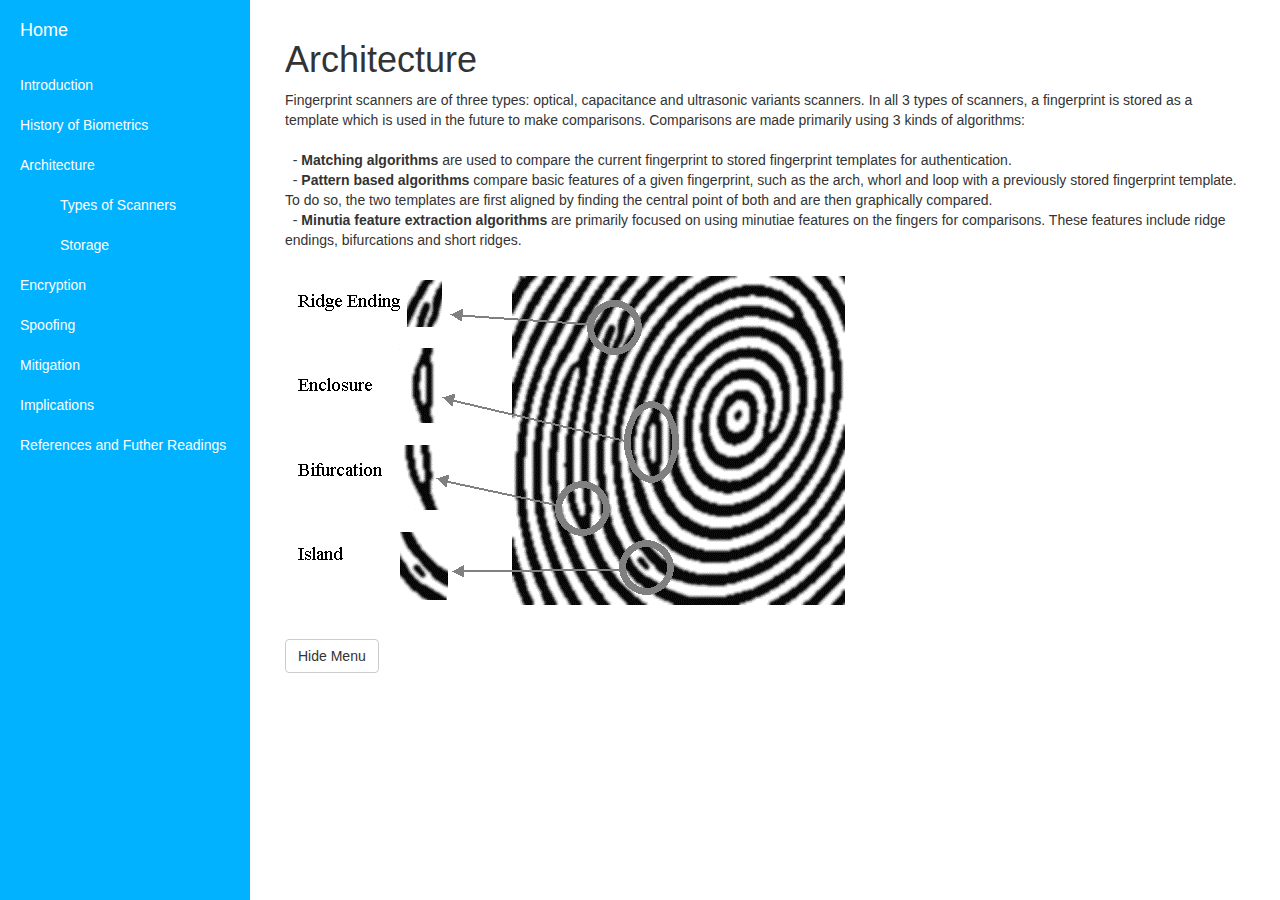
<file: Website/arch.html>
<!DOCTYPE html>
<html lang="en">

<head>

    <meta charset="utf-8">
    <meta http-equiv="X-UA-Compatible" content="IE=edge">
    <meta name="viewport" content="width=device-width, shrink-to-fit=no, initial-scale=1">
    <meta name="description" content="">
    <meta name="author" content="">

    <title>Biometrics - Architecture</title>

    <!-- Bootstrap Core CSS -->
    <link href="css/bootstrap.min.css" rel="stylesheet">

    <!-- Custom CSS -->
    <link href="css/simple-sidebar.css" rel="stylesheet">

    <!-- HTML5 Shim and Respond.js IE8 support of HTML5 elements and media queries -->
    <!-- WARNING: Respond.js doesn't work if you view the page via file:// -->
    <!--[if lt IE 9]>
        <script src="https://oss.maxcdn.com/libs/html5shiv/3.7.0/html5shiv.js"></script>
        <script src="https://oss.maxcdn.com/libs/respond.js/1.4.2/respond.min.js"></script>
    <![endif]-->

</head>

<body>

    <div id="wrapper">

        <!-- Sidebar -->
        <div id="sidebar-wrapper">
            <ul class="sidebar-nav">
                <li class="sidebar-brand">
                    <a href="index.html">
                        Home
                    </a>
                </li>
                <li>
                    <a href="intro.html">Introduction</a>
                </li>
                <li>
                    <a href="history.html">History of Biometrics</a>
                </li>
                <li>
                    <a href="arch.html">Architecture</a>
                    <ul> 
                        <a href="arch1.html">Types of Scanners</a> 
                        <a href="arch2.html">Storage</a> 
                    </ul> 
                </li>
                <li>
                    <a href="encrypt.html">Encryption</a>
                </li>
                <li>
                    <a href="spoof.html">Spoofing</a>
                </li>
                <li>
                    <a href="mitigation.html">Mitigation</a>
                </li>
                <li>
                    <a href="implications.html">Implications</a>
                </li>
                <li>
                    <a href="citations.html">References and Futher Readings</a>
                </li>
            </ul>
        </div>
        <!-- /#sidebar-wrapper -->

        <!-- Page Content -->
        <div id="page-content-wrapper">
            <div class="container-fluid">
                <div class="row">
                    <div class="col-lg-12">
                        <h1>Architecture</h1>
                        <p>Fingerprint scanners are of three types: optical, capacitance and ultrasonic variants scanners. In all 3 types of scanners, a fingerprint is stored as a template which is used in the future to make comparisons. Comparisons are made primarily using 3 kinds of algorithms: <br> <br>
                        &nbsp; - <b>Matching algorithms</b> are used to compare the current fingerprint to stored fingerprint templates for authentication.<br>
                        &nbsp; - <b>Pattern based algorithms</b> compare basic features of a given fingerprint, such as the arch, whorl and loop with a previously stored fingerprint template. To do so, the two templates are first aligned by finding the central point of both and are then graphically compared.<br>
                        &nbsp; - <b>Minutia feature extraction algorithms</b> are primarily focused on using minutiae features on the fingers for comparisons. These features include ridge endings, bifurcations and short ridges.<br><br>
                        <img src="paper005_image8.gif" alt="Architecture" style="width:569px;height:339px;">  <br> <br>

                        </p>
                        <a href="#menu-toggle" class="btn btn-default" id="menu-toggle">Hide Menu</a>
                    </div>
                </div>
            </div>
        </div>
        <!-- /#page-content-wrapper -->

    </div>
    <!-- /#wrapper -->

    <!-- jQuery -->
    <script src="js/jquery.js"></script>

    <!-- Bootstrap Core JavaScript -->
    <script src="js/bootstrap.min.js"></script>

    <!-- Menu Toggle Script -->
    <script>
    $("#menu-toggle").click(function(e) {
        e.preventDefault();
        $("#wrapper").toggleClass("toggled");
    });
    </script>

</body>

</html>
</file>
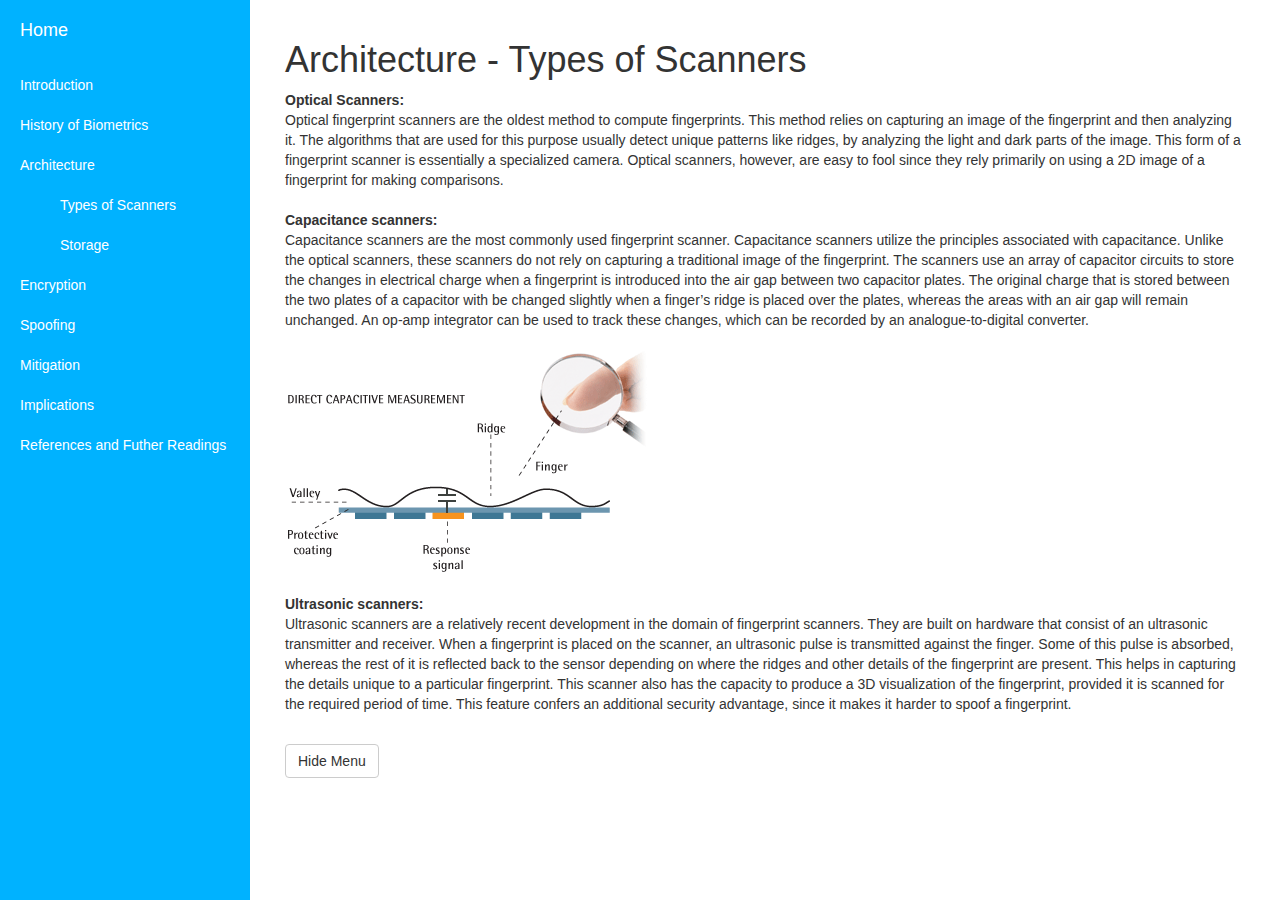
<file: Website/arch1.html>
<!DOCTYPE html>
<html lang="en">

<head>

    <meta charset="utf-8">
    <meta http-equiv="X-UA-Compatible" content="IE=edge">
    <meta name="viewport" content="width=device-width, shrink-to-fit=no, initial-scale=1">
    <meta name="description" content="">
    <meta name="author" content="">

    <title>Biometrics - Architecture | Types of Scanners</title>

    <!-- Bootstrap Core CSS -->
    <link href="css/bootstrap.min.css" rel="stylesheet">

    <!-- Custom CSS -->
    <link href="css/simple-sidebar.css" rel="stylesheet">

    <!-- HTML5 Shim and Respond.js IE8 support of HTML5 elements and media queries -->
    <!-- WARNING: Respond.js doesn't work if you view the page via file:// -->
    <!--[if lt IE 9]>
        <script src="https://oss.maxcdn.com/libs/html5shiv/3.7.0/html5shiv.js"></script>
        <script src="https://oss.maxcdn.com/libs/respond.js/1.4.2/respond.min.js"></script>
    <![endif]-->

</head>

<body>

    <div id="wrapper">

        <!-- Sidebar -->
        <div id="sidebar-wrapper">
            <ul class="sidebar-nav">
                <li class="sidebar-brand">
                    <a href="index.html">
                        Home
                    </a>
                </li>
                <li>
                    <a href="intro.html">Introduction</a>
                </li>
                <li>
                    <a href="history.html">History of Biometrics</a>
                </li>
                <li>
                    <a href="arch.html">Architecture</a>
                    <ul> 
                        <a href="arch1.html">Types of Scanners</a> 
                        <a href="arch2.html">Storage</a> 
                    </ul> 
                </li>
                <li>
                    <a href="encrypt.html">Encryption</a>
                </li>
                <li>
                    <a href="spoof.html">Spoofing</a>
                </li>
                <li>
                    <a href="mitigation.html">Mitigation</a>
                </li>
                <li>
                    <a href="implications.html">Implications</a>
                </li>
                <li>
                    <a href="citations.html">References and Futher Readings</a>
                </li>
            </ul>
        </div>
        <!-- /#sidebar-wrapper -->

        <!-- Page Content -->
        <div id="page-content-wrapper">
            <div class="container-fluid">
                <div class="row">
                    <div class="col-lg-12">
                        <h1>Architecture - Types of Scanners</h1>
                        <p><b>Optical Scanners:</b><br>
                        Optical fingerprint scanners are the oldest method to compute fingerprints. This method relies on capturing an image of the fingerprint and then analyzing it. The algorithms that are used for this purpose usually detect unique patterns like ridges, by analyzing the light and dark parts of the image. This form of a fingerprint scanner is essentially a specialized camera.  Optical scanners, however, are easy to fool since they rely primarily on using a 2D image of a fingerprint for making comparisons.<br><br>

                        <b>Capacitance scanners:</b><br>
                        Capacitance scanners are the most commonly used fingerprint scanner. Capacitance scanners utilize the principles associated with capacitance. Unlike the optical scanners, these scanners do not rely on capturing a traditional image of the fingerprint. The scanners use an array of capacitor circuits to store the changes in electrical charge when a fingerprint is introduced into the air gap between two capacitor plates. The original charge that is stored between the two plates of a capacitor with be changed slightly when a finger’s ridge is placed over the plates, whereas the areas with an air gap will remain unchanged.  An op-amp integrator can be used to track these changes, which can be recorded by an analogue-to-digital converter.<br><br>
                        <img src="sensing_capacitive_direct.gif" alt="Architecture" style="width:362px;height:224px;">  <br> <br>
                        <b>Ultrasonic scanners:</b><br>
                        Ultrasonic scanners are a relatively recent development in the domain of fingerprint scanners. They are built on hardware that consist of an ultrasonic transmitter and receiver. When a fingerprint is placed on the scanner, an ultrasonic pulse is transmitted against the finger. Some of this pulse is absorbed, whereas the rest of it is reflected back to the sensor depending on where the ridges and other details of the fingerprint are present. This helps in capturing the details unique to a particular fingerprint. This scanner also has the capacity to produce a 3D visualization of the fingerprint, provided it is scanned for the required period of time. This feature confers an additional security advantage, since it makes it harder to spoof a fingerprint.<br><br>
                        </p>
                        <a href="#menu-toggle" class="btn btn-default" id="menu-toggle">Hide Menu</a>
                    </div>
                </div>
            </div>
        </div>
        <!-- /#page-content-wrapper -->

    </div>
    <!-- /#wrapper -->

    <!-- jQuery -->
    <script src="js/jquery.js"></script>

    <!-- Bootstrap Core JavaScript -->
    <script src="js/bootstrap.min.js"></script>

    <!-- Menu Toggle Script -->
    <script>
    $("#menu-toggle").click(function(e) {
        e.preventDefault();
        $("#wrapper").toggleClass("toggled");
    });
    </script>

</body>

</html>
</file>
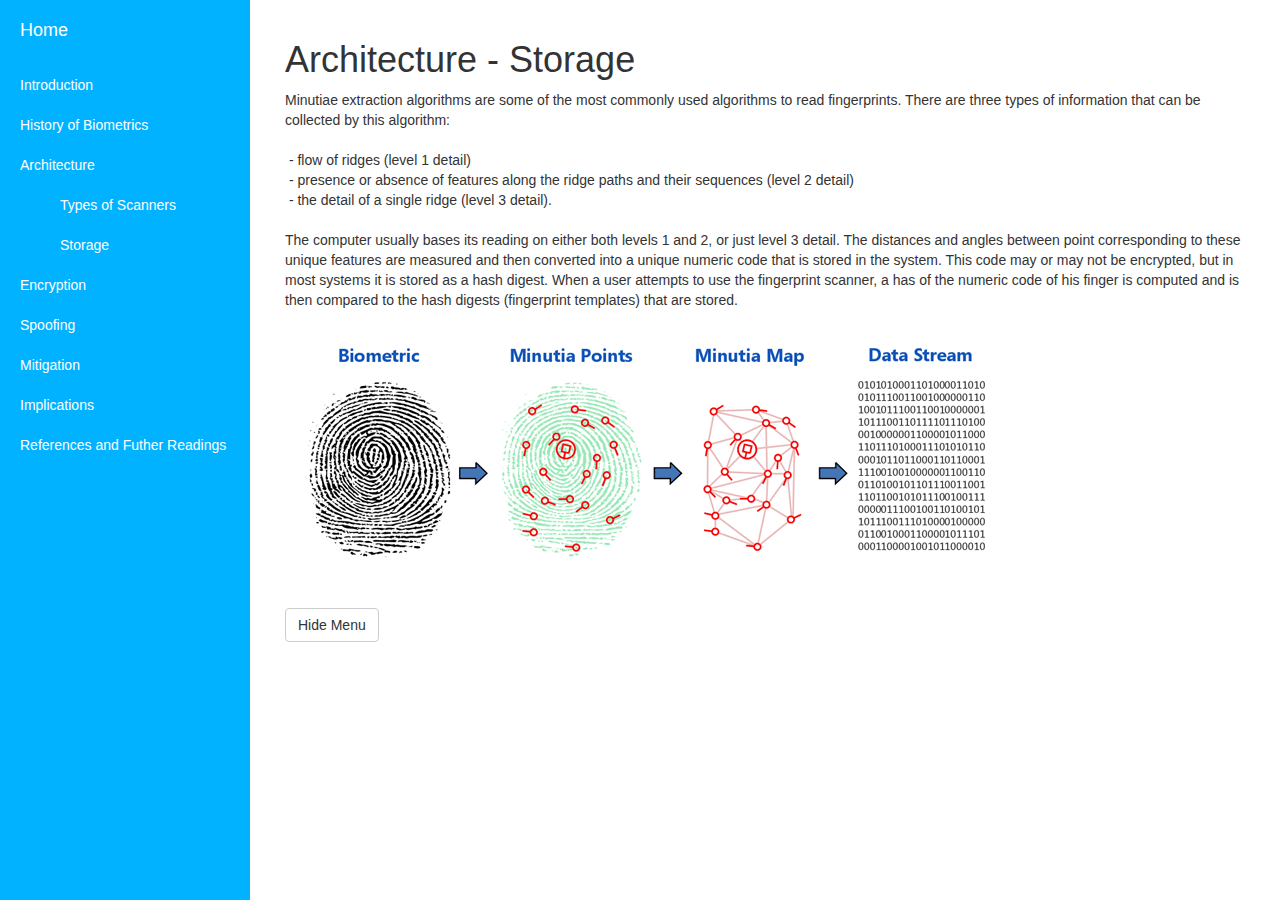
<file: Website/arch2.html>
<!DOCTYPE html>
<html lang="en">

<head>

    <meta charset="utf-8">
    <meta http-equiv="X-UA-Compatible" content="IE=edge">
    <meta name="viewport" content="width=device-width, shrink-to-fit=no, initial-scale=1">
    <meta name="description" content="">
    <meta name="author" content="">

    <title>Biometrics - Architecture | Storage</title>

    <!-- Bootstrap Core CSS -->
    <link href="css/bootstrap.min.css" rel="stylesheet">

    <!-- Custom CSS -->
    <link href="css/simple-sidebar.css" rel="stylesheet">

    <!-- HTML5 Shim and Respond.js IE8 support of HTML5 elements and media queries -->
    <!-- WARNING: Respond.js doesn't work if you view the page via file:// -->
    <!--[if lt IE 9]>
        <script src="https://oss.maxcdn.com/libs/html5shiv/3.7.0/html5shiv.js"></script>
        <script src="https://oss.maxcdn.com/libs/respond.js/1.4.2/respond.min.js"></script>
    <![endif]-->

</head>

<body>

    <div id="wrapper">

        <!-- Sidebar -->
        <div id="sidebar-wrapper">
            <ul class="sidebar-nav">
                <li class="sidebar-brand">
                    <a href="index.html">
                        Home
                    </a>
                </li>
                <li>
                    <a href="intro.html">Introduction</a>
                </li>
                <li>
                    <a href="history.html">History of Biometrics</a>
                </li>
                <li>
                    <a href="arch.html">Architecture</a>
                    <ul> 
                        <a href="arch1.html">Types of Scanners</a> 
                        <a href="arch2.html">Storage</a> 
                    </ul> 
                </li>
                <li>
                    <a href="encrypt.html">Encryption</a>
                </li>
                <li>
                    <a href="spoof.html">Spoofing</a>
                </li>
                <li>
                    <a href="mitigation.html">Mitigation</a>
                </li>
                <li>
                    <a href="implications.html">Implications</a>
                </li>
                <li>
                    <a href="citations.html">References and Futher Readings</a>
                </li>
            </ul>
        </div>
        <!-- /#sidebar-wrapper -->

        <!-- Page Content -->
        <div id="page-content-wrapper">
            <div class="container-fluid">
                <div class="row">
                    <div class="col-lg-12">
                        <h1>Architecture - Storage</h1>
                        <p>Minutiae extraction algorithms are some of the most commonly used algorithms to read fingerprints. There are three types of information that can be collected by this algorithm:<br><br>
                        &nbsp;- flow of ridges (level 1 detail) <br>
                        &nbsp;- presence or absence of features along the ridge paths and their sequences (level 2 detail) <br>
                        &nbsp;- the detail of a single ridge (level 3 detail). <br><br>
                        The computer usually bases its reading on either both levels 1 and 2, or just level 3 detail. The distances and angles between point corresponding to these unique features are measured and then converted into a unique numeric code that is stored in the system. This code may or may not be encrypted, but in most systems it is stored as a hash digest. When a user attempts to use the fingerprint scanner, a has of the numeric code of his finger is computed and is then compared to the hash digests (fingerprint templates) that are stored.<br><br>
                        <img src="MinutiaCapture.gif" alt="Architecture" style="width:720px;height:248px;">  <br> <br>

                        </p>
                        <a href="#menu-toggle" class="btn btn-default" id="menu-toggle">Hide Menu</a>
                    </div>
                </div>
            </div>
        </div>
        <!-- /#page-content-wrapper -->

    </div>
    <!-- /#wrapper -->

    <!-- jQuery -->
    <script src="js/jquery.js"></script>

    <!-- Bootstrap Core JavaScript -->
    <script src="js/bootstrap.min.js"></script>

    <!-- Menu Toggle Script -->
    <script>
    $("#menu-toggle").click(function(e) {
        e.preventDefault();
        $("#wrapper").toggleClass("toggled");
    });
    </script>

</body>

</html>
</file>
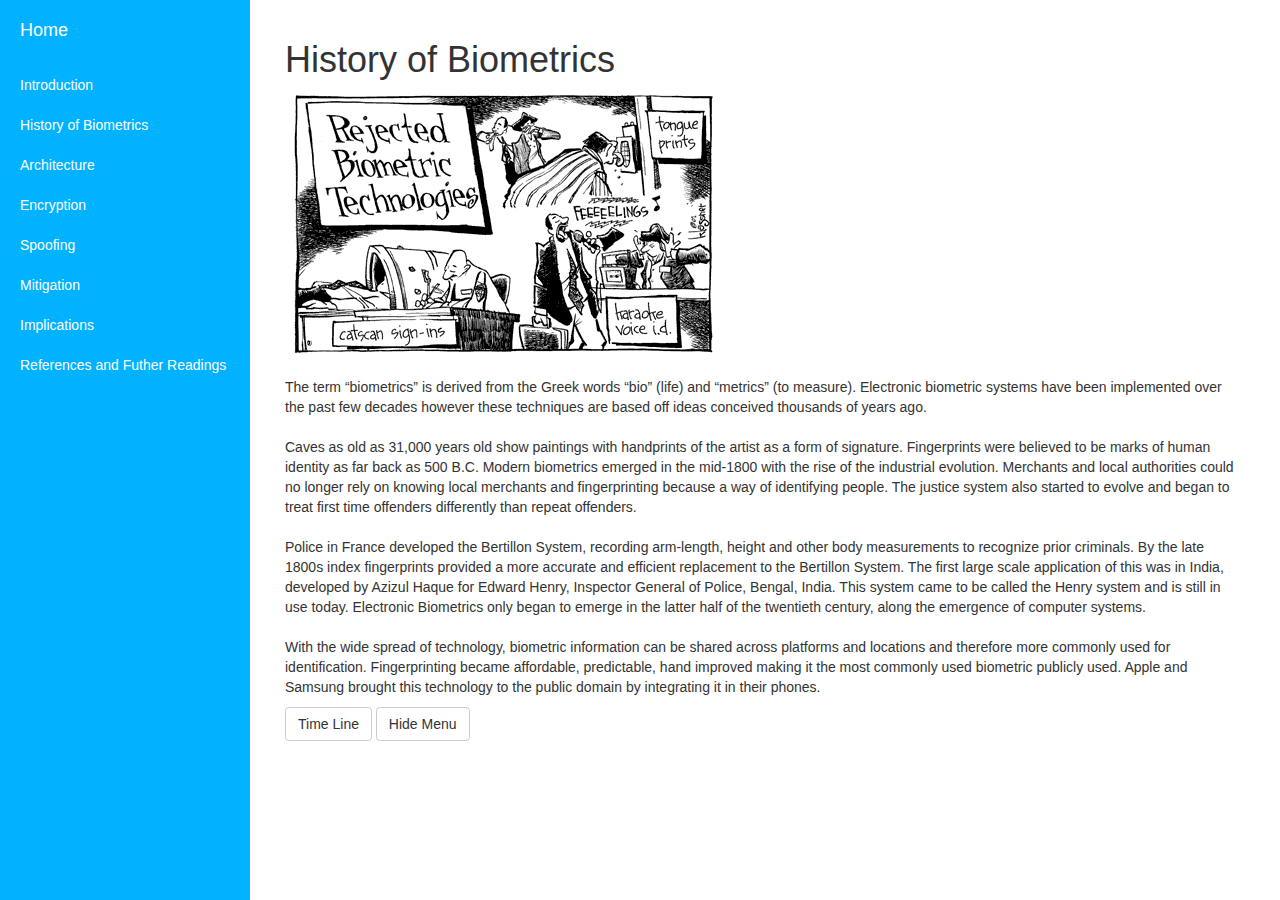
<file: Website/history.html>
<!DOCTYPE html>
<html lang="en">

<head>

    <meta charset="utf-8">
    <meta http-equiv="X-UA-Compatible" content="IE=edge">
    <meta name="viewport" content="width=device-width, shrink-to-fit=no, initial-scale=1">
    <meta name="description" content="">
    <meta name="author" content="">

    <title>Biometrics - History of Biometrics</title>

    <!-- Bootstrap Core CSS -->
    <link href="css/bootstrap.min.css" rel="stylesheet">

    <!-- Custom CSS -->
    <link href="css/simple-sidebar.css" rel="stylesheet">

    <!-- HTML5 Shim and Respond.js IE8 support of HTML5 elements and media queries -->
    <!-- WARNING: Respond.js doesn't work if you view the page via file:// -->
    <!--[if lt IE 9]>
        <script src="https://oss.maxcdn.com/libs/html5shiv/3.7.0/html5shiv.js"></script>
        <script src="https://oss.maxcdn.com/libs/respond.js/1.4.2/respond.min.js"></script>
    <![endif]-->

</head>

<body>

    <div id="wrapper">

        <!-- Sidebar -->
        <div id="sidebar-wrapper">
            <ul class="sidebar-nav">
                <li class="sidebar-brand">
                    <a href="index.html">
                        Home
                    </a>
                </li>
                <li>
                    <a href="intro.html">Introduction</a>
                </li>
                <li>
                    <a href="history.html">History of Biometrics</a>
                </li>
                <li>
                    <a href="arch.html">Architecture</a>
                </li>
                <li>
                    <a href="encrypt.html">Encryption</a>
                </li>
                <li>
                    <a href="spoof.html">Spoofing</a>
                </li>
                <li>
                    <a href="mitigation.html">Mitigation</a>
                </li>
                <li>
                    <a href="implications.html">Implications</a>
                </li>
                <li>
                    <a href="citations.html">References and Futher Readings</a>
                </li>
            </ul>
        </div>
        <!-- /#sidebar-wrapper -->

        <!-- Page Content -->
        <div id="page-content-wrapper">
            <div class="container-fluid">
                <div class="row">
                    <div class="col-lg-12">
                        <h1>History of Biometrics</h1>
                        <img src="biometrics-security.gif" alt="History" style="width:432px;height:267px;">
                        <p><br>The term “biometrics” is derived from the Greek words “bio” (life) and “metrics” (to measure). Electronic biometric systems have been implemented over the past few decades however these techniques are based off ideas conceived thousands of years ago. <br> <br>
                        Caves as old as 31,000 years old show paintings with handprints of the artist as a form of signature. Fingerprints were believed to be marks of human identity as far back as 500 B.C. Modern biometrics emerged in the mid-1800 with the rise of the industrial evolution. Merchants and local authorities could no longer rely on knowing local merchants and fingerprinting because a way of identifying people. The justice system also started to evolve and began to treat first time offenders differently than repeat offenders. <br> <br>
                        Police in France developed the Bertillon System, recording arm-length, height and other body measurements to recognize prior criminals. By the late 1800s index fingerprints provided a more accurate and efficient replacement to the Bertillon System.  The first large scale application of this was in India, developed by Azizul Haque for Edward Henry, Inspector General of Police, Bengal, India. This system came to be called the Henry system and is still in use today. Electronic Biometrics only began to emerge in the latter half of the twentieth century, along the emergence of computer systems. <br> <br>
                        With the wide spread of technology, biometric information can be shared across platforms and locations and therefore more commonly used for identification. Fingerprinting became affordable, predictable, hand improved making it the most commonly used biometric publicly used. Apple and Samsung brought this technology to the public domain by integrating it in their phones. </p>

                        <a href="timeline.html" class="btn btn-default">Time Line</a>
                        <a href="#menu-toggle" class="btn btn-default" id="menu-toggle">Hide Menu</a>
                    </div>
                </div>
            </div>
        </div>
        <!-- /#page-content-wrapper -->

    </div>
    <!-- /#wrapper -->

    <!-- jQuery -->
    <script src="js/jquery.js"></script>

    <!-- Bootstrap Core JavaScript -->
    <script src="js/bootstrap.min.js"></script>

    <!-- Menu Toggle Script -->
    <script>
    $("#menu-toggle").click(function(e) {
        e.preventDefault();
        $("#wrapper").toggleClass("toggled");
    });
    </script>

</body>

</html>
</file>
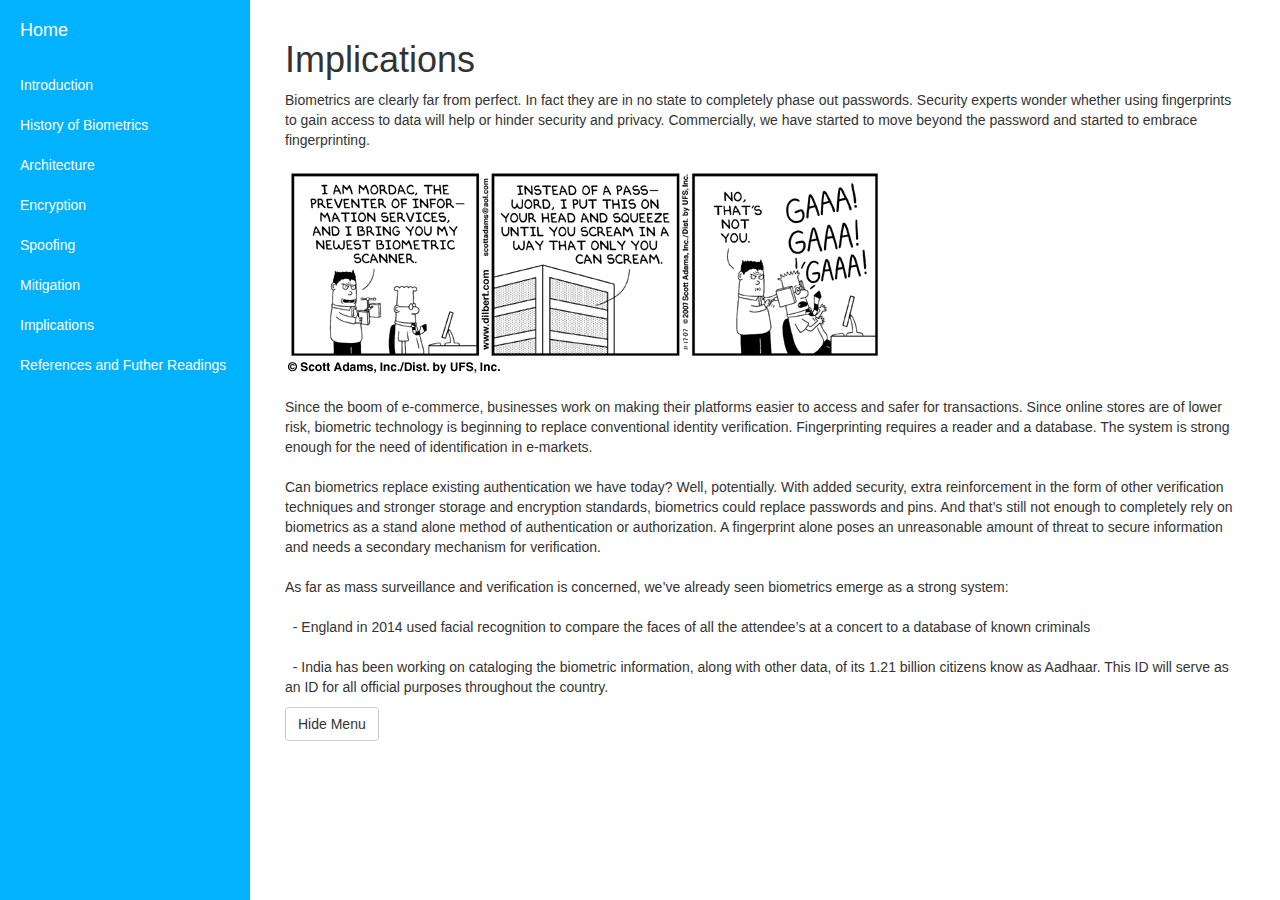
<file: Website/implications.html>
<!DOCTYPE html>
<html lang="en">

<head>

    <meta charset="utf-8">
    <meta http-equiv="X-UA-Compatible" content="IE=edge">
    <meta name="viewport" content="width=device-width, shrink-to-fit=no, initial-scale=1">
    <meta name="description" content="">
    <meta name="author" content="">

    <title>Biometrics - Implications</title>

    <!-- Bootstrap Core CSS -->
    <link href="css/bootstrap.min.css" rel="stylesheet">

    <!-- Custom CSS -->
    <link href="css/simple-sidebar.css" rel="stylesheet">

    <!-- HTML5 Shim and Respond.js IE8 support of HTML5 elements and media queries -->
    <!-- WARNING: Respond.js doesn't work if you view the page via file:// -->
    <!--[if lt IE 9]>
        <script src="https://oss.maxcdn.com/libs/html5shiv/3.7.0/html5shiv.js"></script>
        <script src="https://oss.maxcdn.com/libs/respond.js/1.4.2/respond.min.js"></script>
    <![endif]-->

</head>

<body>

    <div id="wrapper">

        <!-- Sidebar -->
        <div id="sidebar-wrapper">
            <ul class="sidebar-nav">
                <li class="sidebar-brand">
                    <a href="index.html">
                        Home
                    </a>
                </li>
                <li>
                    <a href="intro.html">Introduction</a>
                </li>
                <li>
                    <a href="history.html">History of Biometrics</a>
                </li>
                <li>
                    <a href="arch.html">Architecture</a>
                </li>
                <li>
                    <a href="encrypt.html">Encryption</a>
                </li>
                <li>
                    <a href="spoof.html">Spoofing</a>
                </li>
                <li>
                    <a href="mitigation.html">Mitigation</a>
                </li>
                <li>
                    <a href="implications.html">Implications</a>
                </li>
                <li>
                    <a href="citations.html">References and Futher Readings</a>
                </li>
            </ul>
        </div>
        <!-- /#sidebar-wrapper -->

        <!-- Page Content -->
        <div id="page-content-wrapper">
            <div class="container-fluid">
                <div class="row">
                    <div class="col-lg-12">
                        <h1>Implications</h1>
                        <p>Biometrics are clearly far from perfect. In fact they are in no state to completely phase out passwords. Security experts wonder whether using fingerprints to gain access to data will help or hinder security and privacy. Commercially, we have started to move beyond the password and started to embrace fingerprinting. <br> <br>
                        <img src="dilbert2007111111117.gif" alt="Implications" style="width:600px;height:207px;">  <br> <br>
                        Since the boom of e-commerce, businesses work on making their platforms easier to access and safer for transactions. Since online stores are of lower risk, biometric technology is beginning to replace conventional identity verification. Fingerprinting requires a reader and a database. The system is strong enough for the need of identification in e-markets. <br> <br>
                        Can biometrics replace existing authentication we have today? Well, potentially. With added security, extra reinforcement in the form of other verification techniques and stronger storage and encryption standards, biometrics could replace passwords and pins. And that’s still not enough to completely rely on biometrics as a stand alone method of authentication or authorization. A fingerprint alone poses an unreasonable amount of threat to secure information and needs a secondary mechanism for verification. <br> <br>
                        As far as mass surveillance and verification is concerned, we’ve already seen biometrics emerge as a strong system: <br> <br>
                        &nbsp; - England in 2014 used facial recognition to compare the faces of all the attendee’s at a concert to a database of known criminals <br> <br>
                        &nbsp; - India has been working on cataloging the biometric information, along with other data, of its 1.21 billion citizens know as Aadhaar. This ID will serve as an ID for all official purposes throughout the country.</p>
                        <a href="#menu-toggle" class="btn btn-default" id="menu-toggle">Hide Menu</a>
                    </div>
                </div>
            </div>
        </div>
        <!-- /#page-content-wrapper -->

    </div>
    <!-- /#wrapper -->

    <!-- jQuery -->
    <script src="js/jquery.js"></script>

    <!-- Bootstrap Core JavaScript -->
    <script src="js/bootstrap.min.js"></script>

    <!-- Menu Toggle Script -->
    <script>
    $("#menu-toggle").click(function(e) {
        e.preventDefault();
        $("#wrapper").toggleClass("toggled");
    });
    </script>

</body>

</html>
</file>
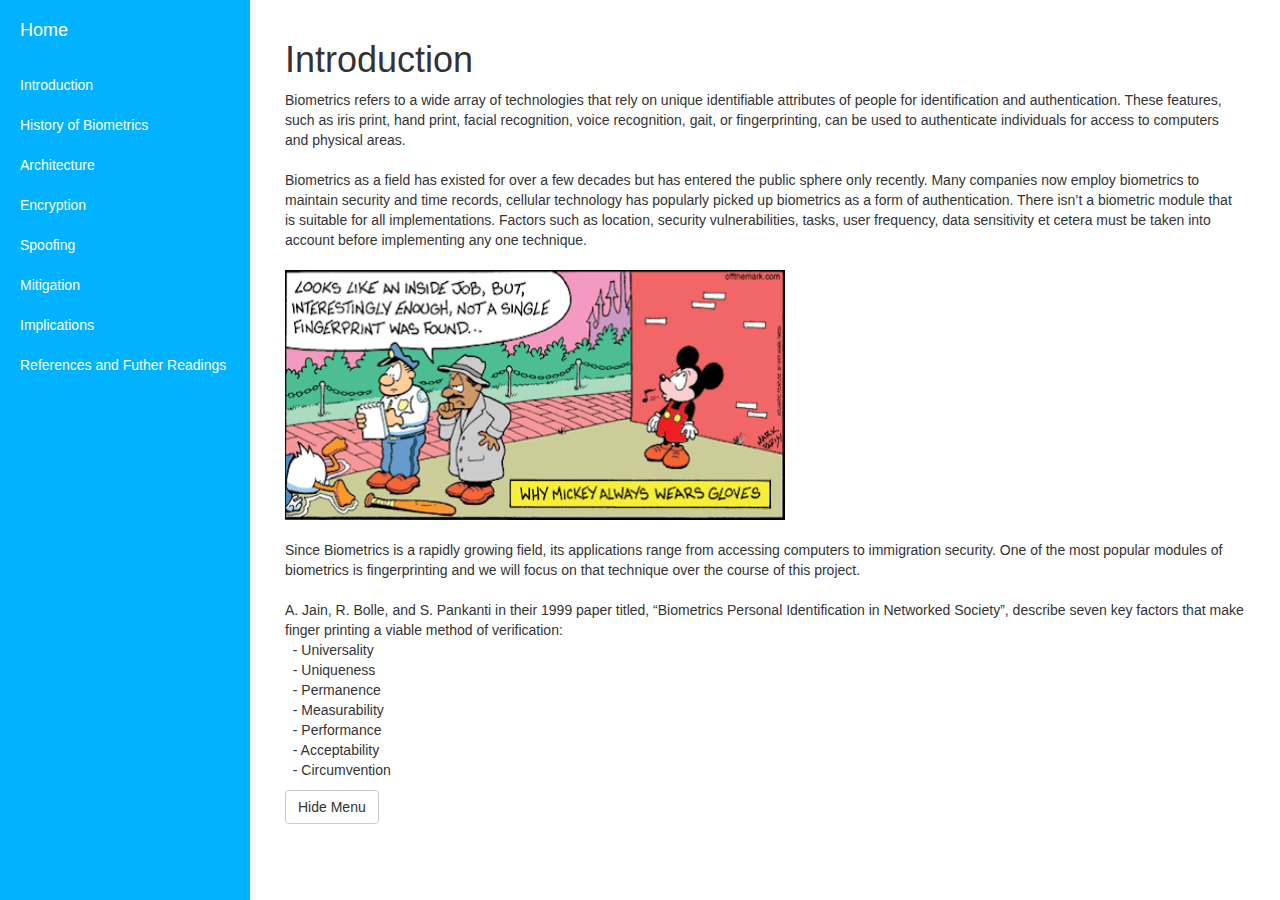
<file: Website/intro.html>
<!DOCTYPE html>
<html lang="en">

<head>

    <meta charset="utf-8">
    <meta http-equiv="X-UA-Compatible" content="IE=edge">
    <meta name="viewport" content="width=device-width, shrink-to-fit=no, initial-scale=1">
    <meta name="description" content="">
    <meta name="author" content="">

    <title>Biometrics - Introduction</title>

    <!-- Bootstrap Core CSS -->
    <link href="css/bootstrap.min.css" rel="stylesheet">

    <!-- Custom CSS -->
    <link href="css/simple-sidebar.css" rel="stylesheet">

    <!-- HTML5 Shim and Respond.js IE8 support of HTML5 elements and media queries -->
    <!-- WARNING: Respond.js doesn't work if you view the page via file:// -->
    <!--[if lt IE 9]>
        <script src="https://oss.maxcdn.com/libs/html5shiv/3.7.0/html5shiv.js"></script>
        <script src="https://oss.maxcdn.com/libs/respond.js/1.4.2/respond.min.js"></script>
    <![endif]-->

</head>

<body>

    <div id="wrapper">

        <!-- Sidebar -->
        <div id="sidebar-wrapper">
            <ul class="sidebar-nav">
                <li class="sidebar-brand">
                    <a href="index.html">
                        Home
                    </a>
                </li>
                <li>
                    <a href="intro.html">Introduction</a>
                </li>
                <li>
                    <a href="history.html">History of Biometrics</a>
                </li>
                <li>
                    <a href="arch.html">Architecture</a>
                </li>
                <li>
                    <a href="encrypt.html">Encryption</a>
                </li>
                <li>
                    <a href="spoof.html">Spoofing</a>
                </li>
                <li>
                    <a href="mitigation.html">Mitigation</a>
                </li>
                <li>
                    <a href="implications.html">Implications</a>
                </li>
                <li>
                    <a href="citations.html">References and Futher Readings</a>
                </li>
            </ul>
        </div>
        <!-- /#sidebar-wrapper -->

        <!-- Page Content -->
        <div id="page-content-wrapper">
            <div class="container-fluid">
                <div class="row">
                    <div class="col-lg-12">
                        <h1>Introduction</h1>
                        <p>Biometrics refers to a wide array of technologies that rely on unique identifiable attributes of people for identification and authentication. These features, such as iris print, hand print, facial recognition, voice recognition, gait, or fingerprinting, can be used to authenticate individuals for access to computers and physical areas. <br> <br>

                        Biometrics as a field has existed for over a few decades but has entered the public sphere only recently. Many companies now employ biometrics to maintain security and time records, cellular technology has popularly picked up biometrics as a form of authentication. There isn’t a biometric module that is suitable for all implementations. Factors such as location, security vulnerabilities, tasks, user frequency, data sensitivity et cetera must be taken into account before implementing any one technique. <br> <br>
                        <img src="tumblr_inline_nb5hg149zU1smi8ti.gif" alt="Intro" style="width:500px;height:250px;">  <br> <br>
                        Since Biometrics is a rapidly growing field, its applications range from accessing computers to immigration security. One of the most popular modules of biometrics is fingerprinting and we will focus on that technique over the course of this project. <br> <br>

                        A. Jain, R. Bolle, and S. Pankanti in their 1999 paper titled, “Biometrics Personal Identification in Networked Society”, describe seven key factors that make finger printing a viable method of verification:<br>
                        &nbsp; - Universality <br>
                        &nbsp; - Uniqueness <br>
                        &nbsp; - Permanence <br>
                        &nbsp; - Measurability <br>
                        &nbsp; - Performance <br>
                        &nbsp; - Acceptability <br>
                        &nbsp; - Circumvention</p>
                        <a href="#menu-toggle" class="btn btn-default" id="menu-toggle">Hide Menu</a>
                    </div>
                </div>
            </div>
        </div>
        <!-- /#page-content-wrapper -->

    </div>
    <!-- /#wrapper -->

    <!-- jQuery -->
    <script src="js/jquery.js"></script>

    <!-- Bootstrap Core JavaScript -->
    <script src="js/bootstrap.min.js"></script>

    <!-- Menu Toggle Script -->
    <script>
    $("#menu-toggle").click(function(e) {
        e.preventDefault();
        $("#wrapper").toggleClass("toggled");
    });
    </script>

</body>

</html>
</file>
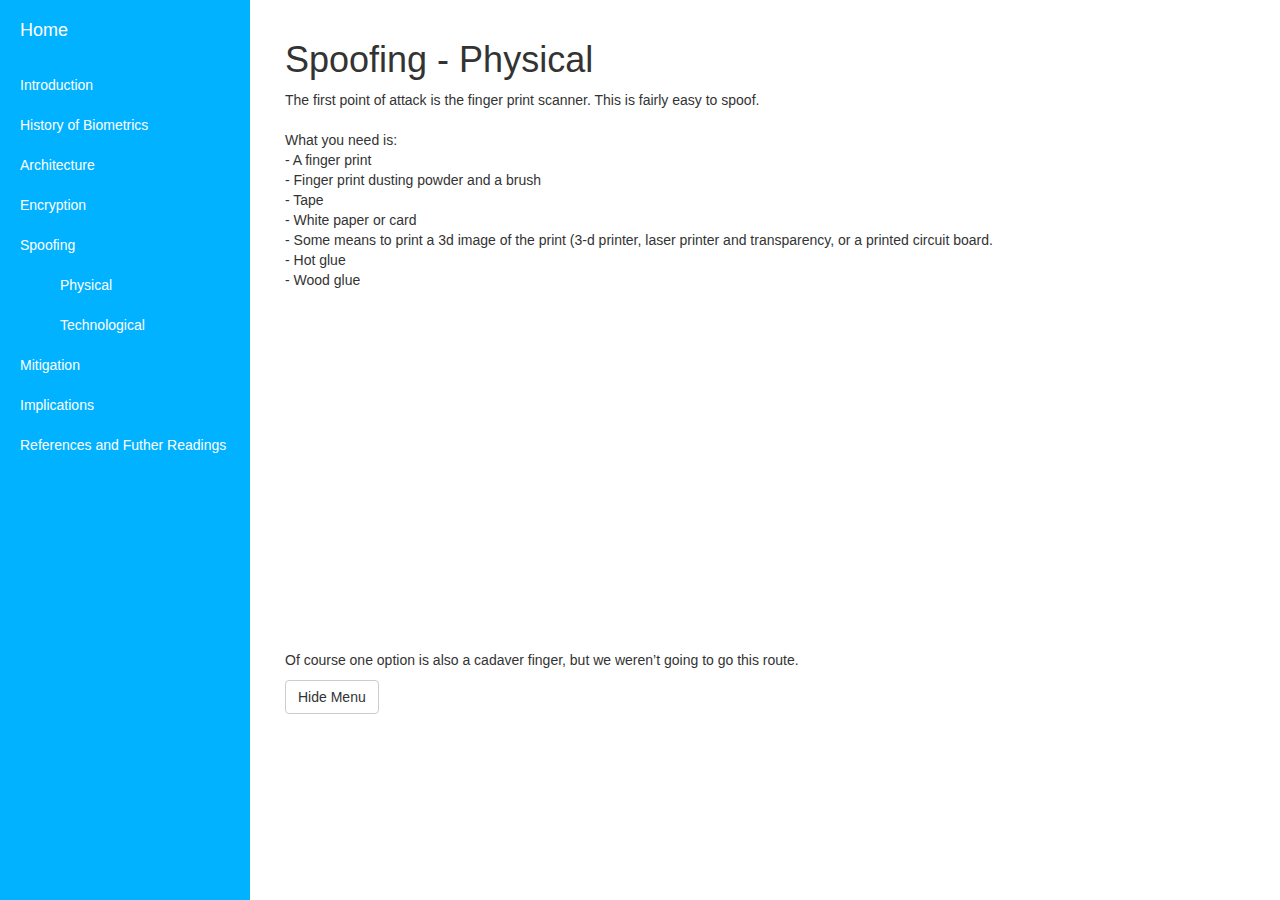
<file: Website/physical.html>
<!DOCTYPE html>
<html lang="en">

<head>

    <meta charset="utf-8">
    <meta http-equiv="X-UA-Compatible" content="IE=edge">
    <meta name="viewport" content="width=device-width, shrink-to-fit=no, initial-scale=1">
    <meta name="description" content="">
    <meta name="author" content="">

    <title>Biometrics - Spoofing | Physical</title>

    <!-- Bootstrap Core CSS -->
    <link href="css/bootstrap.min.css" rel="stylesheet">

    <!-- Custom CSS -->
    <link href="css/simple-sidebar.css" rel="stylesheet">

    <!-- HTML5 Shim and Respond.js IE8 support of HTML5 elements and media queries -->
    <!-- WARNING: Respond.js doesn't work if you view the page via file:// -->
    <!--[if lt IE 9]>
        <script src="https://oss.maxcdn.com/libs/html5shiv/3.7.0/html5shiv.js"></script>
        <script src="https://oss.maxcdn.com/libs/respond.js/1.4.2/respond.min.js"></script>
    <![endif]-->

</head>

<body>

    <div id="wrapper">

        <!-- Sidebar -->
        <div id="sidebar-wrapper">
            <ul class="sidebar-nav">
                <li class="sidebar-brand">
                    <a href="index.html#">
                        Home
                    </a>
                </li>
                <li>
                    <a href="intro.html">Introduction</a>
                </li>
                <li>
                    <a href="history.html">History of Biometrics</a>
                </li>
                <li>
                    <a href="arch.html">Architecture</a>
                </li>
                <li>
                    <a href="encrypt.html">Encryption</a>
                </li>
                <li>
                    <a href="spoof.html">Spoofing</a>
                    <ul> 
                        <a href="physical.html">Physical</a> 
                        <a href="tech.html">Technological</a> 
                    </ul> 
                </li>
                <li>
                    <a href="mitigation.html">Mitigation</a>
                </li>
                <li>
                    <a href="implications.html">Implications</a>
                </li>
                <li>
                    <a href="citations.html">References and Futher Readings</a>
                </li>
            </ul>
        </div>
        <!-- /#sidebar-wrapper -->

        <!-- Page Content -->
        <div id="page-content-wrapper">
            <div class="container-fluid">
                <div class="row">
                    <div class="col-lg-12">
                        <h1>Spoofing - Physical</h1>
                        <p>The first point of attack is the finger print scanner. This is fairly easy to spoof. <br> <br>
                        What you need is: <br>
                        - A finger print<br>
                        - Finger print dusting powder and a brush<br>
                        - Tape<br>
                        - White paper or card<br>
                        - Some means to print a 3d image of the print (3-d printer, laser printer and transparency, or a printed circuit board.<br>
                        - Hot glue<br>
                        - Wood glue <br><br>

                       <iframe width="560" height="315" src="https://www.youtube.com/embed/FMTToOw4hos" frameborder="0" allowfullscreen></iframe> <br><br>
                        
                        Of course one option is also a cadaver finger, but we weren’t going to go this route. 
                        </p>
                        <a href="#menu-toggle" class="btn btn-default" id="menu-toggle">Hide Menu</a>
                    </div>
                </div>
            </div>
        </div>
        <!-- /#page-content-wrapper -->

    </div>
    <!-- /#wrapper -->

    <!-- jQuery -->
    <script src="js/jquery.js"></script>

    <!-- Bootstrap Core JavaScript -->
    <script src="js/bootstrap.min.js"></script>

    <!-- Menu Toggle Script -->
    <script>
    $("#menu-toggle").click(function(e) {
        e.preventDefault();
        $("#wrapper").toggleClass("toggled");
    });
    </script>

</body>

</html>
</file>
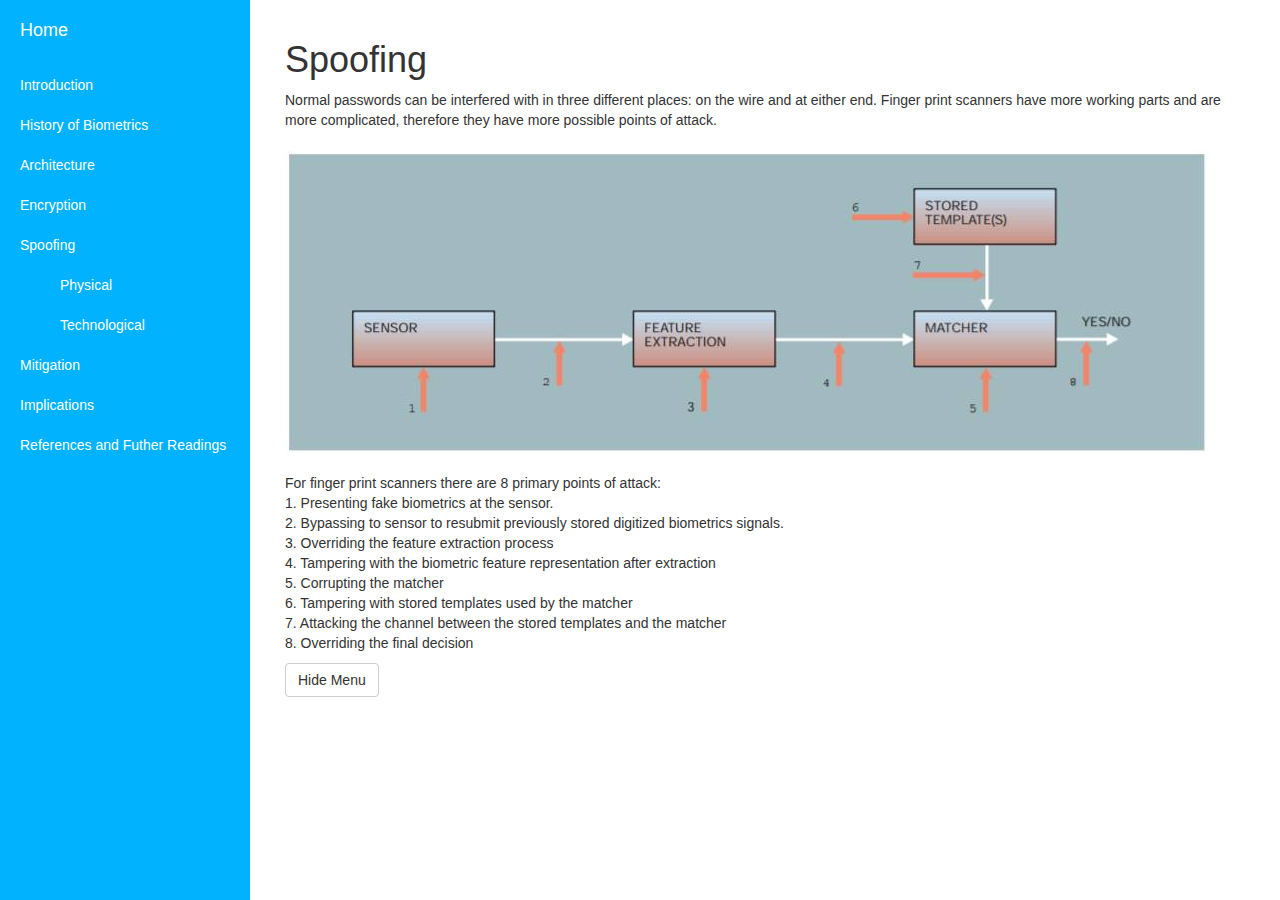
<file: Website/spoof.html>
<!DOCTYPE html>
<html lang="en">

<head>

    <meta charset="utf-8">
    <meta http-equiv="X-UA-Compatible" content="IE=edge">
    <meta name="viewport" content="width=device-width, shrink-to-fit=no, initial-scale=1">
    <meta name="description" content="">
    <meta name="author" content="">

    <title>Biometrics - Spoofing</title>

    <!-- Bootstrap Core CSS -->
    <link href="css/bootstrap.min.css" rel="stylesheet">

    <!-- Custom CSS -->
    <link href="css/simple-sidebar.css" rel="stylesheet">

    <!-- HTML5 Shim and Respond.js IE8 support of HTML5 elements and media queries -->
    <!-- WARNING: Respond.js doesn't work if you view the page via file:// -->
    <!--[if lt IE 9]>
        <script src="https://oss.maxcdn.com/libs/html5shiv/3.7.0/html5shiv.js"></script>
        <script src="https://oss.maxcdn.com/libs/respond.js/1.4.2/respond.min.js"></script>
    <![endif]-->

</head>

<body>

    <div id="wrapper">

        <!-- Sidebar -->
        <div id="sidebar-wrapper">
            <ul class="sidebar-nav">
                <li class="sidebar-brand">
                    <a href="index.html">
                        Home
                    </a>
                </li>
                <li>
                    <a href="intro.html">Introduction</a>
                </li>
                <li>
                    <a href="history.html">History of Biometrics</a>
                </li>
                <li>
                    <a href="arch.html">Architecture</a>
                </li>
                <li>
                    <a href="encrypt.html">Encryption</a>
                </li>
                <li>
                    <a href="spoof.html">Spoofing</a>
                    <ul> 
                        <a href="physical.html">Physical</a> 
                        <a href="tech.html">Technological</a> 
                    </ul> 
                </li>
                <li>
                    <a href="mitigation.html">Mitigation</a>
                </li>
                <li>
                    <a href="implications.html">Implications</a>
                </li>
                <li>
                    <a href="citations.html">References and Futher Readings</a>
                </li>
            </ul>
        </div>
        <!-- /#sidebar-wrapper -->

        <!-- Page Content -->
        <div id="page-content-wrapper">
            <div class="container-fluid">
                <div class="row">
                    <div class="col-lg-12">
                        <h1>Spoofing</h1>
                        <p>Normal passwords can be interfered with in three different places: on the wire and at either end. Finger print scanners have more working parts and are more complicated, therefore they have more possible points of attack. <br> <br>
                        <img src="spoof.jpeg" alt="Spoof" style="width:921px;height:303px;">
                        <br> <br>
                        For finger print scanners there are 8 primary points of attack: <br>
                        1. Presenting fake biometrics at the sensor. <br>
                        2. Bypassing to sensor to resubmit previously stored digitized biometrics signals. <br>
                        3. Overriding the feature extraction process <br>
                        4. Tampering with the biometric feature representation after extraction<br>
                        5. Corrupting the matcher <br>
                        6. Tampering with stored templates used by the matcher<br>
                        7. Attacking the channel between the stored templates and the matcher<br>
                        8. Overriding the final decision<br></p>
                        <a href="#menu-toggle" class="btn btn-default" id="menu-toggle">Hide Menu</a>
                    </div>
                </div>
            </div>
        </div>
        <!-- /#page-content-wrapper -->

    </div>
    <!-- /#wrapper -->

    <!-- jQuery -->
    <script src="js/jquery.js"></script>

    <!-- Bootstrap Core JavaScript -->
    <script src="js/bootstrap.min.js"></script>

    <!-- Menu Toggle Script -->
    <script>
    $("#menu-toggle").click(function(e) {
        e.preventDefault();
        $("#wrapper").toggleClass("toggled");
    });
    </script>

</body>

</html>
</file>
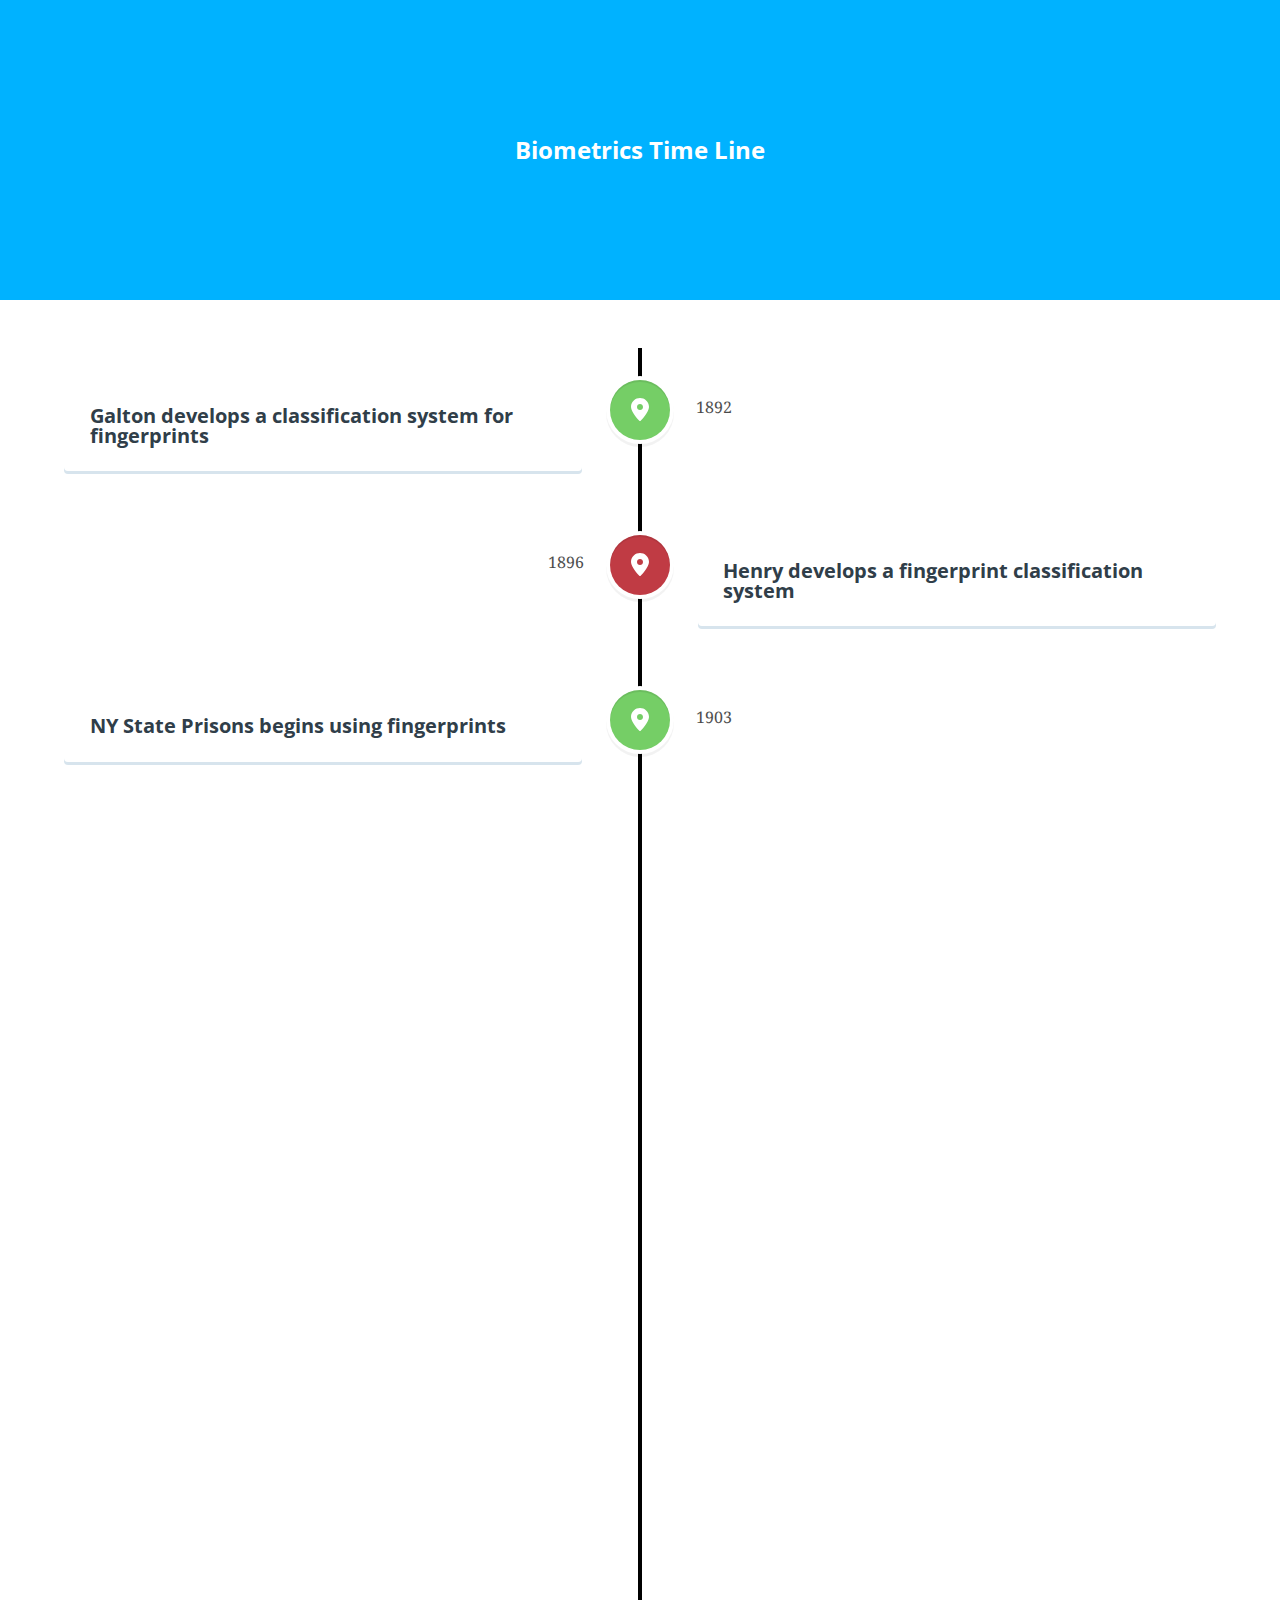
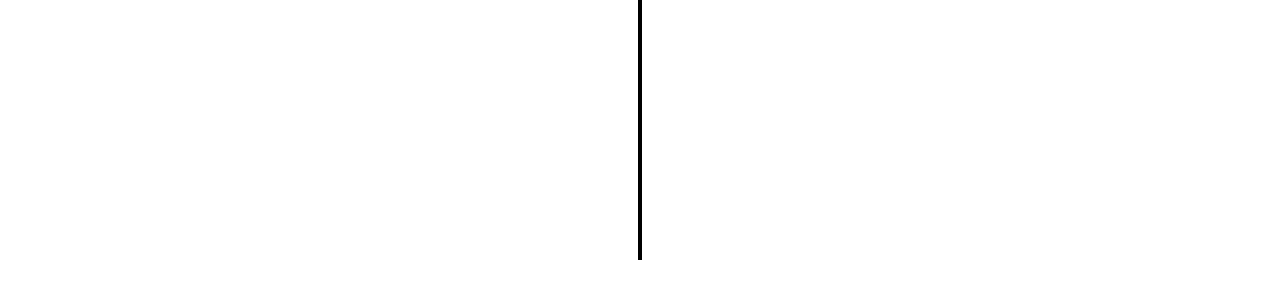
<file: Website/timeline.html>
<!doctype html>
<html lang="en" class="no-js">
<head>
	<meta charset="UTF-8">
	<meta name="viewport" content="width=device-width, initial-scale=1">

	<link href='http://fonts.googleapis.com/css?family=Droid+Serif|Open+Sans:400,700' rel='stylesheet' type='text/css'>

	<link rel="stylesheet" href="css/reset.css"> <!-- CSS reset -->
	<link rel="stylesheet" href="css/style.css"> <!-- Resource style -->
	<script src="js/modernizr.js"></script> <!-- Modernizr -->
  	
	<title>Biometrics Time Line</title>
</head>
<body>
	<header>
		<h1>Biometrics Time Line</h1>
	</header>

	<section id="cd-timeline" class="cd-container">
		<div class="cd-timeline-block">
			<div class="cd-timeline-img cd-picture">
				<img src="img/cd-icon-location.svg" alt="Location">
			</div> <!-- cd-timeline-img -->

			<div class="cd-timeline-content">
				<h2>Galton develops a classification system for fingerprints</h2>
				<span class="cd-date">1892</span>
			</div> <!-- cd-timeline-content -->
		</div> <!-- cd-timeline-block -->

		<div class="cd-timeline-block">
			<div class="cd-timeline-img cd-movie">
				<img src="img/cd-icon-location.svg" alt="Location">
			</div> <!-- cd-timeline-img -->

			<div class="cd-timeline-content">
				<h2>Henry develops a fingerprint classification system</h2>
				<span class="cd-date">1896</span>
			</div> <!-- cd-timeline-content -->
		</div> <!-- cd-timeline-block -->

		<div class="cd-timeline-block">
			<div class="cd-timeline-img cd-picture">
				<img src="img/cd-icon-location.svg" alt="Location">
			</div> <!-- cd-timeline-img -->

			<div class="cd-timeline-content">
				<h2>NY State Prisons begins using fingerprints</h2>
				<span class="cd-date">1903</span>
			</div> <!-- cd-timeline-content -->
		</div> <!-- cd-timeline-block -->

		<div class="cd-timeline-block">
			<div class="cd-timeline-img cd-location">
				<img src="img/cd-icon-location.svg" alt="Location">
			</div> <!-- cd-timeline-img -->

			<div class="cd-timeline-content">
				<h2>Bertillon System collapses</h2>
				<span class="cd-date">1903</span>
			</div> <!-- cd-timeline-content -->
		</div> <!-- cd-timeline-block -->

		<div class="cd-timeline-block">
			<div class="cd-timeline-img cd-location">
				<img src="img/cd-icon-location.svg" alt="Location">
			</div> <!-- cd-timeline-img -->

			<div class="cd-timeline-content">
				<h2>Hughes research paper on fingerprint automation published</h2>
				<span class="cd-date">1963</span>
			</div> <!-- cd-timeline-content -->
		</div> <!-- cd-timeline-block -->

		<div class="cd-timeline-block">
			<div class="cd-timeline-img cd-movie">
				<img src="img/cd-icon-location.svg" alt="Location">
			</div> <!-- cd-timeline-img -->

			<div class="cd-timeline-content">
				<h2>FBI pushes to make fingerprint recognition an automated process</h2>
				<span class="cd-date">1969</span>
			</div> <!-- cd-timeline-content -->
		</div> <!-- cd-timeline-block -->

		<div class="cd-timeline-block">
			<div class="cd-timeline-img cd-location">
				<img src="img/cd-icon-location.svg" alt="Location">
			</div> <!-- cd-timeline-img -->

			<div class="cd-timeline-content">
				<h2>FBI funds development of sensors and minutiae extracting technology</h2>
				<span class="cd-date">1975</span>
			</div> <!-- cd-timeline-content -->
		</div> <!-- cd-timeline-block -->

		<div class="cd-timeline-block">
			<div class="cd-timeline-img cd-location">
				<img src="img/cd-icon-location.svg" alt="Location">
			</div> <!-- cd-timeline-img -->

			<div class="cd-timeline-content">
				<h2>Integrated Automated Fingerprint Identification System (IAFIS) competition is held</h2>
				<span class="cd-date">1994</span>
			</div> <!-- cd-timeline-content -->
		</div> <!-- cd-timeline-block -->
		
		<div class="cd-timeline-block">
			<div class="cd-timeline-img cd-location">
				<img src="img/cd-icon-location.svg" alt="Location">
			</div> <!-- cd-timeline-img -->

			<div class="cd-timeline-content">
				<h2>FBI's IAFIS major components become operational</h2>
				<span class="cd-date">1999</span>
			</div> <!-- cd-timeline-content -->
		</div> <!-- cd-timeline-block -->

		<div class="cd-timeline-block">
			<div class="cd-timeline-img cd-location">
				<img src="img/cd-icon-location.svg" alt="Location">
			</div> <!-- cd-timeline-img -->

			<div class="cd-timeline-content">
				<h2><a href="history.html">Back to History</a></h2>
			</div> <!-- cd-timeline-content -->
		</div> <!-- cd-timeline-block -->

	</section> <!-- cd-timeline -->
<script src="http://ajax.googleapis.com/ajax/libs/jquery/1.11.0/jquery.min.js"></script>
<script src="js/main.js"></script> <!-- Resource jQuery -->
</body>
</html>
</file>
<file: Website/css/style.css>
/* -------------------------------- 

Primary style

-------------------------------- */
html * {
  -webkit-font-smoothing: antialiased;
  -moz-osx-font-smoothing: grayscale;
}

*, *:after, *:before {
  -webkit-box-sizing: border-box;
  -moz-box-sizing: border-box;
  box-sizing: border-box;
}

body {
  font-size: 100%;
  font-family: "Droid Serif", serif;
  color: #000;
  background-color: transparent;
}

a {
  color:#000;
  text-decoration: none;
  font-family: "Open Sans", sans-serif;
}

img {
  max-width: 100%;
}

h1, h2 {
  font-family: "Open Sans", sans-serif;
  font-weight: bold;
}

/* -------------------------------- 

Modules - reusable parts of our design

-------------------------------- */
.cd-container {
  /* this class is used to give a max-width to the element it is applied to, and center it horizontally when it reaches that max-width */
  width: 90%;
  max-width: 1170px;
  margin: 0 auto;
}
.cd-container::after {
  /* clearfix */
  content: '';
  display: table;
  clear: both;
}

/* -------------------------------- 

Main components 

-------------------------------- */
header {
  height: 200px;
  line-height: 200px;
  text-align: center;
  background: #00B2FF;
}
header h1 {
  color: white;
  font-size: 18px;
  font-size: 1.125rem;
}
@media only screen and (min-width: 1170px) {
  header {
    height: 300px;
    line-height: 300px;
  }
  header h1 {
    font-size: 24px;
    font-size: 1.5rem;
  }
}

#cd-timeline {
  position: relative;
  padding: 2em 0;
  margin-top: 2em;
  margin-bottom: 2em;
}
#cd-timeline::before {
  /* this is the vertical line */
  content: '';
  position: absolute;
  top: 0;
  left: 18px;
  height: 100%;
  width: 4px;
  background: black;
}
@media only screen and (min-width: 1170px) {
  #cd-timeline {
    margin-top: 3em;
    margin-bottom: 3em;
  }
  #cd-timeline::before {
    left: 50%;
    margin-left: -2px;
  }
}

.cd-timeline-block {
  position: relative;
  margin: 2em 0;
}
.cd-timeline-block:after {
  content: "";
  display: table;
  clear: both;
}
.cd-timeline-block:first-child {
  margin-top: 0;
}
.cd-timeline-block:last-child {
  margin-bottom: 0;
}
@media only screen and (min-width: 1170px) {
  .cd-timeline-block {
    margin: 4em 0;
  }
  .cd-timeline-block:first-child {
    margin-top: 0;
  }
  .cd-timeline-block:last-child {
    margin-bottom: 0;
  }
}

.cd-timeline-img {
  position: absolute;
  top: 0;
  left: 0;
  width: 40px;
  height: 40px;
  border-radius: 50%;
  box-shadow: 0 0 0 4px white, inset 0 2px 0 rgba(0, 0, 0, 0.08), 0 3px 0 4px rgba(0, 0, 0, 0.05);
}
.cd-timeline-img img {
  display: block;
  width: 24px;
  height: 24px;
  position: relative;
  left: 50%;
  top: 50%;
  margin-left: -12px;
  margin-top: -12px;
}
.cd-timeline-img.cd-picture {
  background: #75ce66;
}
.cd-timeline-img.cd-movie {
  background: #c03b44;
}
.cd-timeline-img.cd-location {
  background: #f0ca45;
}
@media only screen and (min-width: 1170px) {
  .cd-timeline-img {
    width: 60px;
    height: 60px;
    left: 50%;
    margin-left: -30px;
    /* Force Hardware Acceleration in WebKit */
    -webkit-transform: translateZ(0);
    -webkit-backface-visibility: hidden;
  }
  .cssanimations .cd-timeline-img.is-hidden {
    visibility: hidden;
  }
  .cssanimations .cd-timeline-img.bounce-in {
    visibility: visible;
    -webkit-animation: cd-bounce-1 0.6s;
    -moz-animation: cd-bounce-1 0.6s;
    animation: cd-bounce-1 0.6s;
  }
}

@-webkit-keyframes cd-bounce-1 {
  0% {
    opacity: 0;
    -webkit-transform: scale(0.5);
  }

  60% {
    opacity: 1;
    -webkit-transform: scale(1.2);
  }

  100% {
    -webkit-transform: scale(1);
  }
}
@-moz-keyframes cd-bounce-1 {
  0% {
    opacity: 0;
    -moz-transform: scale(0.5);
  }

  60% {
    opacity: 1;
    -moz-transform: scale(1.2);
  }

  100% {
    -moz-transform: scale(1);
  }
}
@keyframes cd-bounce-1 {
  0% {
    opacity: 0;
    -webkit-transform: scale(0.5);
    -moz-transform: scale(0.5);
    -ms-transform: scale(0.5);
    -o-transform: scale(0.5);
    transform: scale(0.5);
  }

  60% {
    opacity: 1;
    -webkit-transform: scale(1.2);
    -moz-transform: scale(1.2);
    -ms-transform: scale(1.2);
    -o-transform: scale(1.2);
    transform: scale(1.2);
  }

  100% {
    -webkit-transform: scale(1);
    -moz-transform: scale(1);
    -ms-transform: scale(1);
    -o-transform: scale(1);
    transform: scale(1);
  }
}
.cd-timeline-content {
  position: relative;
  margin-left: 60px;
  background: white;
  border-radius: 0.25em;
  padding: 1em;
  box-shadow: 0 3px 0 #d7e4ed;
}
.cd-timeline-content:after {
  content: "";
  display: table;
  clear: both;
}
.cd-timeline-content h2 {
  color: #303e49;
}
.cd-timeline-content p, .cd-timeline-content .cd-read-more, .cd-timeline-content .cd-date {
  font-size: 13px;
  font-size: 0.8125rem;
}
.cd-timeline-content .cd-read-more, .cd-timeline-content .cd-date {
  display: inline-block;
}
.cd-timeline-content p {
  margin: 1em 0;
  line-height: 1.6;
}
.cd-timeline-content .cd-read-more {
  float: right;
  padding: .8em 1em;
  background: #acb7c0;
  color: white;
  border-radius: 0.25em;
}
.no-touch .cd-timeline-content .cd-read-more:hover {
  background-color: #bac4cb;
}
.cd-timeline-content .cd-date {
  float: left;
  padding: .8em 0;
  opacity: .7;
}
.cd-timeline-content::before {
  content: '';
  position: absolute;
  top: 16px;
  right: 100%;
  height: 0;
  width: 0;
  border: 7px solid transparent;
  border-right: 7px solid white;
}
@media only screen and (min-width: 768px) {
  .cd-timeline-content h2 {
    font-size: 20px;
    font-size: 1.25rem;
  }
  .cd-timeline-content p {
    font-size: 16px;
    font-size: 1rem;
  }
  .cd-timeline-content .cd-read-more, .cd-timeline-content .cd-date {
    font-size: 14px;
    font-size: 0.875rem;
  }
}
@media only screen and (min-width: 1170px) {
  .cd-timeline-content {
    margin-left: 0;
    padding: 1.6em;
    width: 45%;
  }
  .cd-timeline-content::before {
    top: 24px;
    left: 100%;
    border-color: transparent;
    border-left-color: white;
  }
  .cd-timeline-content .cd-read-more {
    float: left;
  }
  .cd-timeline-content .cd-date {
    position: absolute;
    width: 100%;
    left: 122%;
    top: 6px;
    font-size: 16px;
    font-size: 1rem;
  }
  .cd-timeline-block:nth-child(even) .cd-timeline-content {
    float: right;
  }
  .cd-timeline-block:nth-child(even) .cd-timeline-content::before {
    top: 24px;
    left: auto;
    right: 100%;
    border-color: transparent;
    border-right-color: white;
  }
  .cd-timeline-block:nth-child(even) .cd-timeline-content .cd-read-more {
    float: right;
  }
  .cd-timeline-block:nth-child(even) .cd-timeline-content .cd-date {
    left: auto;
    right: 122%;
    text-align: right;
  }
  .cssanimations .cd-timeline-content.is-hidden {
    visibility: hidden;
  }
  .cssanimations .cd-timeline-content.bounce-in {
    visibility: visible;
    -webkit-animation: cd-bounce-2 0.6s;
    -moz-animation: cd-bounce-2 0.6s;
    animation: cd-bounce-2 0.6s;
  }
}

@media only screen and (min-width: 1170px) {
  /* inverse bounce effect on even content blocks */
  .cssanimations .cd-timeline-block:nth-child(even) .cd-timeline-content.bounce-in {
    -webkit-animation: cd-bounce-2-inverse 0.6s;
    -moz-animation: cd-bounce-2-inverse 0.6s;
    animation: cd-bounce-2-inverse 0.6s;
  }
}
@-webkit-keyframes cd-bounce-2 {
  0% {
    opacity: 0;
    -webkit-transform: translateX(-100px);
  }

  60% {
    opacity: 1;
    -webkit-transform: translateX(20px);
  }

  100% {
    -webkit-transform: translateX(0);
  }
}
@-moz-keyframes cd-bounce-2 {
  0% {
    opacity: 0;
    -moz-transform: translateX(-100px);
  }

  60% {
    opacity: 1;
    -moz-transform: translateX(20px);
  }

  100% {
    -moz-transform: translateX(0);
  }
}
@keyframes cd-bounce-2 {
  0% {
    opacity: 0;
    -webkit-transform: translateX(-100px);
    -moz-transform: translateX(-100px);
    -ms-transform: translateX(-100px);
    -o-transform: translateX(-100px);
    transform: translateX(-100px);
  }

  60% {
    opacity: 1;
    -webkit-transform: translateX(20px);
    -moz-transform: translateX(20px);
    -ms-transform: translateX(20px);
    -o-transform: translateX(20px);
    transform: translateX(20px);
  }

  100% {
    -webkit-transform: translateX(0);
    -moz-transform: translateX(0);
    -ms-transform: translateX(0);
    -o-transform: translateX(0);
    transform: translateX(0);
  }
}
@-webkit-keyframes cd-bounce-2-inverse {
  0% {
    opacity: 0;
    -webkit-transform: translateX(100px);
  }

  60% {
    opacity: 1;
    -webkit-transform: translateX(-20px);
  }

  100% {
    -webkit-transform: translateX(0);
  }
}
@-moz-keyframes cd-bounce-2-inverse {
  0% {
    opacity: 0;
    -moz-transform: translateX(100px);
  }

  60% {
    opacity: 1;
    -moz-transform: translateX(-20px);
  }

  100% {
    -moz-transform: translateX(0);
  }
}
@keyframes cd-bounce-2-inverse {
  0% {
    opacity: 0;
    -webkit-transform: translateX(100px);
    -moz-transform: translateX(100px);
    -ms-transform: translateX(100px);
    -o-transform: translateX(100px);
    transform: translateX(100px);
  }

  60% {
    opacity: 1;
    -webkit-transform: translateX(-20px);
    -moz-transform: translateX(-20px);
    -ms-transform: translateX(-20px);
    -o-transform: translateX(-20px);
    transform: translateX(-20px);
  }

  100% {
    -webkit-transform: translateX(0);
    -moz-transform: translateX(0);
    -ms-transform: translateX(0);
    -o-transform: translateX(0);
    transform: translateX(0);
  }
}
</file>
<file: Website/css/simple-sidebar.css>
/*!
 * Start Bootstrap - Simple Sidebar (http://startbootstrap.com/)
 * Copyright 2013-2016 Start Bootstrap
 * Licensed under MIT (https://github.com/BlackrockDigital/startbootstrap/blob/gh-pages/LICENSE)
 */

 body {
    overflow-x: hidden;
 }

/* Toggle Styles */

#wrapper {
    padding-left: 0;
    -webkit-transition: all 0.5s ease;
    -moz-transition: all 0.5s ease;
    -o-transition: all 0.5s ease;
    transition: all 0.5s ease;
}

#wrapper.toggled {
    padding-left: 250px;
}

#sidebar-wrapper {
    z-index: 1000;
    position: fixed;
    left: 250px;
    width: 0;
    height: 100%;
    margin-left: -250px;
    overflow-y: auto;
    background: #00B2FF;
    -webkit-transition: all 0.5s ease;
    -moz-transition: all 0.5s ease;
    -o-transition: all 0.5s ease;
    transition: all 0.5s ease;
}

#wrapper.toggled #sidebar-wrapper {
    width: 250px;
}

#page-content-wrapper {
    width: 100%;
    position: absolute;
    padding: 15px;
}

#wrapper.toggled #page-content-wrapper {
    position: absolute;
    margin-right: -250px;
}

/* Sidebar Styles */

.sidebar-nav {
    position: absolute;
    top: 0;
    width: 250px;
    margin: 0;
    padding: 0;
    list-style: none;
}

.sidebar-nav li {
    text-indent: 20px;
    line-height: 40px;
}

.sidebar-nav li a {
    display: block;
    text-decoration: none;
    color: #fff;
}

.sidebar-nav li a:hover {
    text-decoration: none;
    color: #fff;
    background: rgba(255,255,255,0.2);
}

.sidebar-nav li a:active,
.sidebar-nav li a:focus {
    text-decoration: none;
}

.sidebar-nav > .sidebar-brand {
    height: 65px;
    font-size: 18px;
    line-height: 60px;
}

.sidebar-nav > .sidebar-brand a {
    color: #fff;
}

.sidebar-nav > .sidebar-brand a:hover {
    color: #fff;
    background: none;
}

@media(min-width:768px) {
    #wrapper {
        padding-left: 250px;
    }

    #wrapper.toggled {
        padding-left: 0;
    }

    #sidebar-wrapper {
        width: 250px;
    }

    #wrapper.toggled #sidebar-wrapper {
        width: 0;
    }

    #page-content-wrapper {
        padding: 20px;
        position: relative;
    }

    #wrapper.toggled #page-content-wrapper {
        position: relative;
        margin-right: 0;
    }
}
</file>
